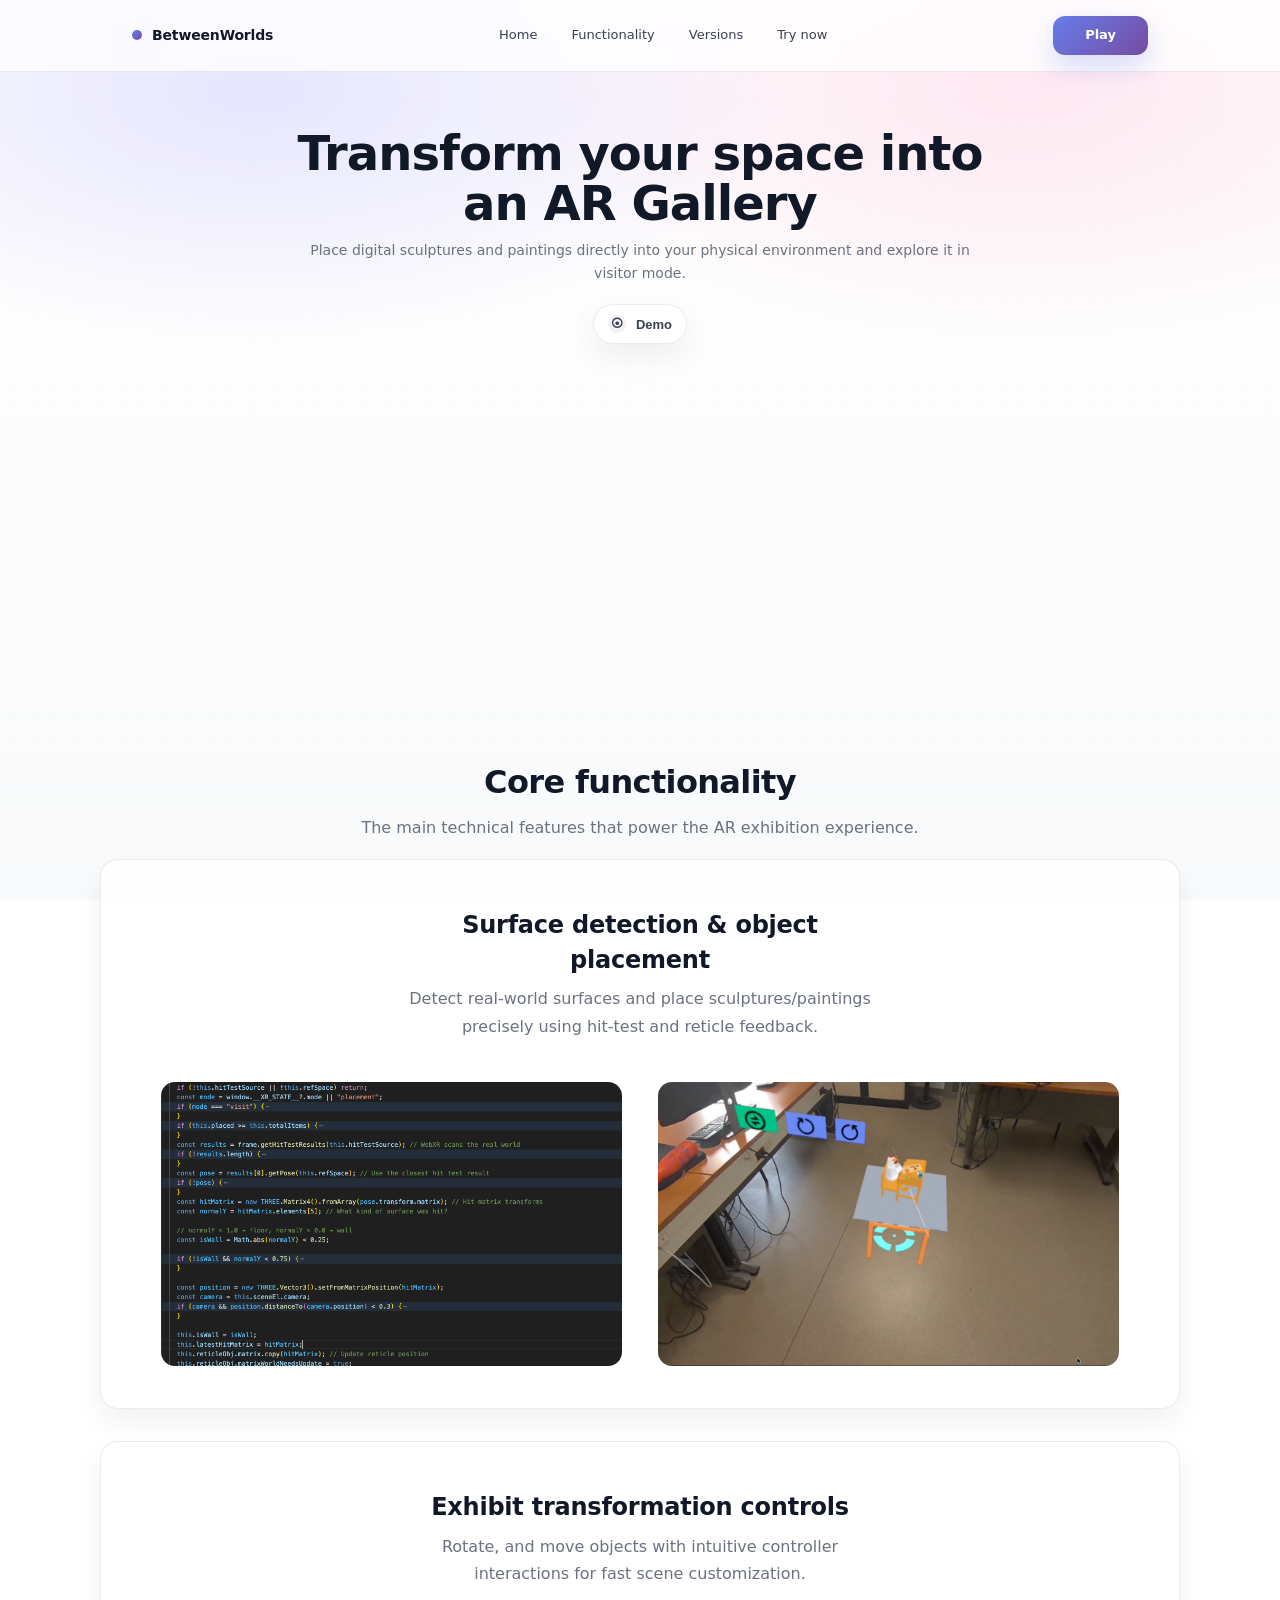
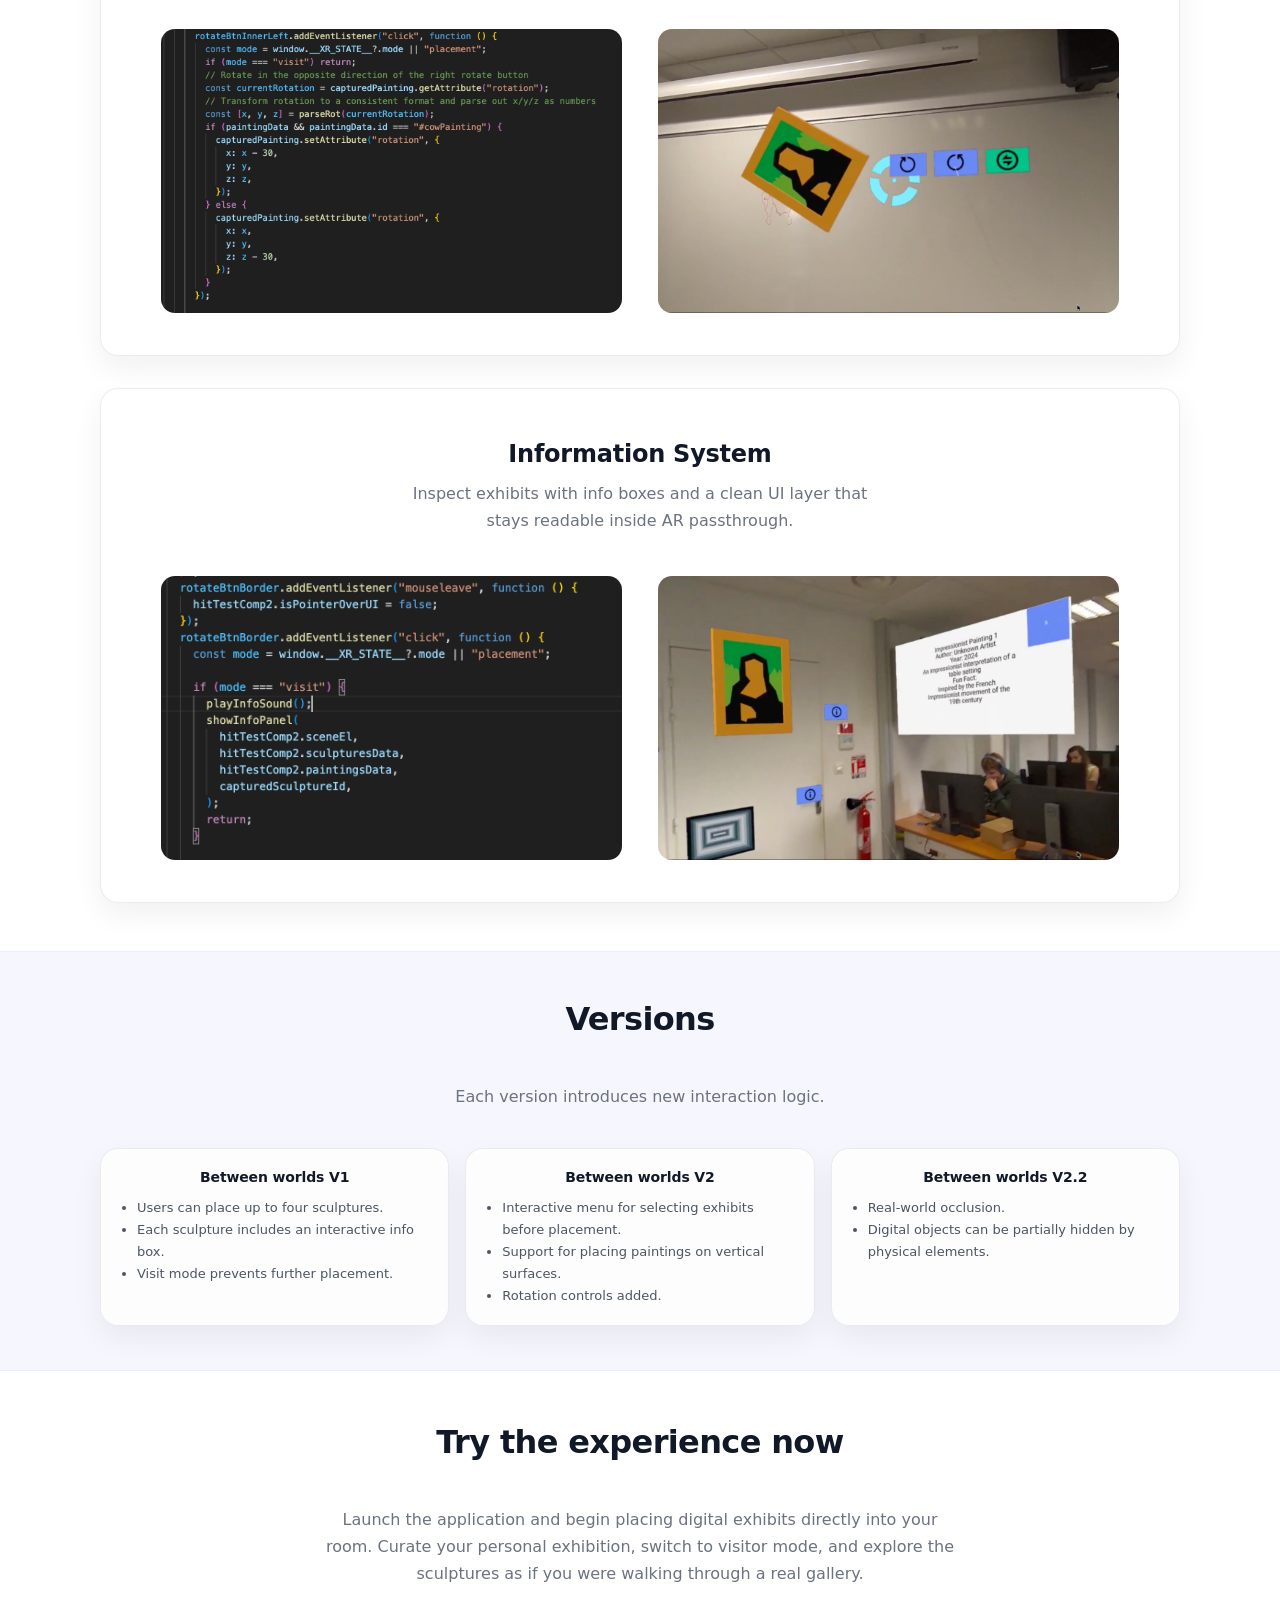
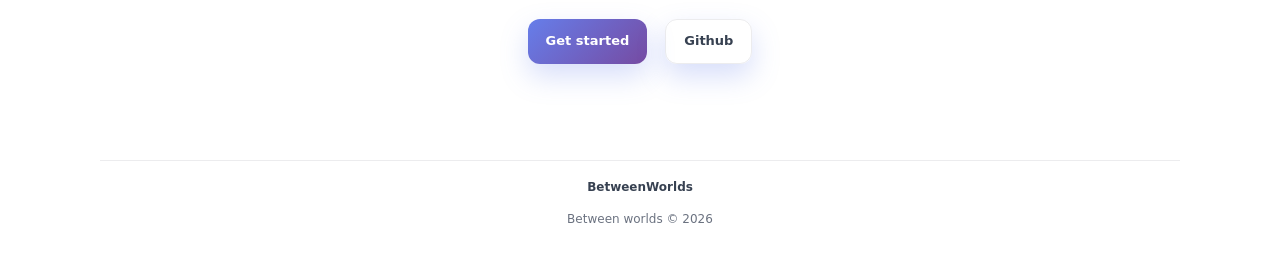
<file: index.html>
<!-- index.html -->
<!doctype html>
<html lang="en">
  <head>
    <meta charset="UTF-8" />
    <meta name="viewport" content="width=device-width, initial-scale=1.0" />
    <title>BetweenWorlds — AR Gallery</title>
    <link rel="stylesheet" href="css/styles.css" />
  </head>

  <body>
    <div class="page">
      <header class="header">
        <div class="container header__inner">
          <a class="brand" href="#">
            <span class="brand__dot"></span>
            <span class="brand__text">BetweenWorlds</span>
          </a>

          <nav class="nav">
            <a class="nav__link" href="#home">Home</a>
            <a class="nav__link" href="#functionality">Functionality</a>
            <a class="nav__link" href="#versions">Versions</a>
            <a class="nav__link" href="#try">Try now</a>
          </nav>

          <a class="btn btn--small" href="./index-game.html">Play</a>
        </div>
      </header>

      <main>
        <!-- Hero -->
        <section id="home" class="hero">
          <div class="container hero__inner">
            <h1>Transform your space into an AR Gallery</h1>
            <p class="hero__lead">
              Place digital sculptures and paintings directly into your physical
              environment and explore it in visitor mode.
            </p>

            <div class="hero__actions">
              <a href="./index-game.html">
                <button class="pill" type="button">
                  <span class="pill__icon" aria-hidden="true">⦿</span>
                  Demo
                </button>
              </a>
            </div>

            <iframe
              width="560"
              height="315"
              src="https://www.youtube.com/embed/OUCICOAnEuU?si=o_Uk2oyrCiN8PWRt"
              title="YouTube video player"
              frameborder="0"
              allow="
                accelerometer;
                autoplay;
                clipboard-write;
                encrypted-media;
                gyroscope;
                picture-in-picture;
                web-share;
              "
              referrerpolicy="strict-origin-when-cross-origin"
              allowfullscreen
            ></iframe>
          </div>
        </section>
        <!-- Core functionality -->
        <section id="functionality" class="section">
          <div class="container">
            <div class="section__head">
              <h2>Core functionality</h2>
              <p class="muted">
                The main technical features that power the AR exhibition
                experience.
              </p>
            </div>

            <div class="features">
              <!-- Row 1 -->
              <article class="feature feature--row">
                <div class="feature__text">
                  <h3>Surface detection &amp; object placement</h3>
                  <p class="muted">
                    Detect real-world surfaces and place sculptures/paintings
                    precisely using hit-test and reticle feedback.
                  </p>
                </div>
                <div class="feature__media">
                  <img
                    src="./media/images/placement-code.png"
                    alt="AR placement"
                    class="feature__media"
                  />
                  <img
                    src="./media/images/placement.png"
                    alt="AR placement in action"
                    class="feature__media"
                  />
                </div>
              </article>

              <!-- Row 2 (reversed) -->
              <article class="feature feature--row feature--reverse">
                <div class="feature__text">
                  <h3>Exhibit transformation controls</h3>
                  <p class="muted">
                    Rotate, and move objects with intuitive controller
                    interactions for fast scene customization.
                  </p>
                </div>
                <div class="feature__media">
                  <img
                    src="./media/images/rotation-code.png"
                    alt="AR control"
                    class="feature__media"
                  />
                  <img
                    src="./media/images/control.png"
                    alt="Control the exhibits"
                    class="feature__media"
                  />
                </div>
              </article>

              <article class="feature feature--row">
                <div class="feature__text">
                  <h3>Information System</h3>
                  <p class="muted">
                    Inspect exhibits with info boxes and a clean UI layer that
                    stays readable inside AR passthrough.
                  </p>
                </div>
                <div class="feature__media">
                  <img
                    src="./media/images/info-code.png"
                    alt="AR info system"
                    class="feature__media"
                  />
                  <img
                    src="./media/images/info.png"
                    alt="Info system in action"
                    class="feature__media"
                  />
                </div>
              </article>
            </div>
          </div>
        </section>

        <!-- Versions -->
        <section id="versions" class="section section--soft">
          <div class="container">
            <div class="section__head section__head--center">
              <h2>Versions</h2>
              <p class="muted">
                Each version introduces new interaction logic.
              </p>
            </div>

            <div class="versions">
              <article class="versions__card">
                <h4>Between worlds V1</h4>
                <ul>
                  <li>Users can place up to four sculptures.</li>
                  <li>Each sculpture includes an interactive info box.</li>
                  <li>Visit mode prevents further placement.</li>
                </ul>
              </article>

              <article class="versions__card">
                <h4>Between worlds V2</h4>
                <ul>
                  <li>
                    Interactive menu for selecting exhibits before placement.
                  </li>
                  <li>Support for placing paintings on vertical surfaces.</li>
                  <li>Rotation controls added.</li>
                </ul>
              </article>

              <article class="versions__card">
                <h4>Between worlds V2.2</h4>
                <ul>
                  <li>Real-world occlusion.</li>
                  <li>
                    Digital objects can be partially hidden by physical
                    elements.
                  </li>
                </ul>
              </article>
            </div>
          </div>
        </section>

        <!-- Try -->
        <section id="try" class="section">
          <div class="container try">
            <div class="section__head section__head--center">
              <h2>Try the experience now</h2>
              <p class="muted">
                Launch the application and begin placing digital exhibits
                directly into your room. Curate your personal exhibition, switch
                to visitor mode, and explore the sculptures as if you were
                walking through a real gallery.
              </p>
              <div class="btn__container">
                <a class="btn" href="./index-game.html">Get started</a>
                <a
                  class="btn btn--outline"
                  href="https://github.com/alina-mishcherikova/edu.AFrame_app"
                  >Github</a
                >
              </div>
            </div>
          </div>
        </section>
      </main>

      <footer class="footer">
        <div class="container footer__inner">
          <div class="footer__brand">BetweenWorlds</div>
          <div class="footer__copy">Between worlds © 2026</div>
        </div>
      </footer>
    </div>

    <script>
      // Small mobile nav toggle (no frameworks)
      const burger = document.querySelector(".nav__burger");
      const nav = document.querySelector(".nav");
      burger.addEventListener("click", () => {
        const open = nav.classList.toggle("nav--open");
        burger.setAttribute("aria-expanded", open ? "true" : "false");
      });
    </script>
  </body>
</html>
</file>
<file: css/styles.css>
/* styles.css */
:root {
  --bg: #ffffff;
  --text: #111827;
  --muted: #6b7280;
  --card: rgba(255, 255, 255, 0.9);
  --border: rgba(17, 24, 39, 0.08);
  --shadow: 0 1.25rem 3.75rem rgba(0, 0, 0, 0.08);
  --shadow-soft: 0 0.75rem 1.875rem rgba(0, 0, 0, 0.06);
  --radius: 1.125rem;
  --radius-sm: 0.75rem;
  --grad: linear-gradient(135deg, #667eea 0%, #764ba2 100%);
}

* {
  box-sizing: border-box;
}

html,
body {
  height: 100%;
}

body {
  margin: 0;
  color: var(--text);
  background: var(--bg);
  font-family:
    system-ui,
    -apple-system,
    Segoe UI,
    Roboto,
    Arial,
    sans-serif;
  line-height: 1.45;
}

a {
  color: inherit;
  text-decoration: none;
}

.container {
  display: flex;
  flex-direction: column;
  align-items: center;
  width: min(67.5rem, calc(100% - 3rem));
  margin: 0 auto;
}
.container.try {
  display: flex;
  flex-direction: column;
  width: 100%;
  margin: 0 auto;
}

/* Background (soft gradient like your screenshot) */
.page {
  min-height: 100%;
  position: relative;
  overflow: visible;
}

.page::before {
  content: "";
  position: fixed;
  inset: 0;
  background:
    radial-gradient(
      56.25rem 26.25rem at 20% 10%,
      rgba(144, 137, 252, 0.22),
      transparent 60%
    ),
    radial-gradient(
      56.25rem 26.25rem at 80% 10%,
      rgba(255, 128, 181, 0.18),
      transparent 60%
    ),
    linear-gradient(180deg, rgba(255, 255, 255, 1), rgba(249, 250, 251, 1));
  z-index: -2;
}

.page::after {
  content: "";
  position: fixed;
  inset: 0;
  background-image: radial-gradient(
    rgba(17, 24, 39, 0.04) 0.0625rem,
    transparent 0.0625rem
  );
  background-size: 1.375rem 1.375rem;
  z-index: -1;
  opacity: 0.35;
}

/* Header */
.header {
  position: sticky;
  top: 0;
  z-index: 999;
  backdrop-filter: blur(0.625rem);
  background: rgba(255, 255, 255, 0.75);
  border-bottom: 0.0625rem solid var(--border);
}

.header__inner {
  display: flex;
  flex-direction: row;

  align-items: center;
  justify-content: space-between;
  gap: 1.125rem;
  padding: 1rem 2rem;
}

.brand {
  display: inline-flex;
  align-items: center;
  gap: 0.625rem;
  font-weight: 700;
  letter-spacing: -0.01em;
}

.brand__dot {
  width: 0.625rem;
  height: 0.625rem;
  border-radius: 62.4375rem;
  background: var(--grad);
  display: inline-block;
  box-shadow: 0 0.625rem 1.5625rem rgba(102, 126, 234, 0.25);
}

.brand__text {
  font-size: 0.875rem;
}

.nav {
  display: flex;
  gap: 1.125rem;
  align-items: center;
  color: #374151;
  font-weight: 500;
  font-size: 0.8125rem;
}

.nav__link {
  padding: 0.5rem 0.5rem;
  border-radius: 0.625rem;
}

.nav__link:hover {
  background: rgba(17, 24, 39, 0.05);
}

.nav__burger {
  display: none;
  border: 0.0625rem solid var(--border);
  background: rgba(255, 255, 255, 0.7);
  padding: 0.625rem 0.625rem;
  border-radius: 0.75rem;
  cursor: pointer;
}

.nav__burger span {
  display: block;
  width: 1.125rem;
  height: 0.125rem;
  background: #374151;
  margin: 0.1875rem 0;
  border-radius: 0.125rem;
}

/* Buttons */
.btn {
  display: inline-flex;
  align-items: center;
  justify-content: center;
  padding: 0.75rem 1.125rem;
  border-radius: 0.75rem;
  border: 0;
  background: var(--grad);
  color: white;
  font-weight: 700;
  font-size: 0.8125rem;
  box-shadow: 0 0.75rem 1.75rem rgba(102, 126, 234, 0.26);
  transition:
    transform 0.2s ease,
    box-shadow 0.2s ease,
    opacity 0.2s ease;
}

.btn:hover {
  transform: translateY(-0.0625rem);
  box-shadow: 0 1rem 2.125rem rgba(102, 126, 234, 0.32);
}

.btn:active {
  transform: translateY(0);
}

.btn--small {
  padding: 0.625rem 2rem;
  border-radius: 0.75rem;
}
.btn--outline {
  background: transparent;
  border: 0.0625rem solid var(--border);
  color: #374151;
}
.btn__container {
  display: flex;
  gap: 1.125rem;
  justify-content: center;
}

/* Hero */
.hero {
  padding: 3.5rem 0 2.125rem;
}

.hero__inner {
  text-align: center;
}

.hero h1 {
  margin: 0 auto 0.625rem;
  max-width: 47.5rem;
  font-size: 3rem;
  letter-spacing: -0.02em;
  line-height: 1.05;
}

.hero__lead {
  margin: 0 auto 1.125rem;
  max-width: 42.5rem;
  color: var(--muted);
  font-size: 0.875rem;
  line-height: 1.7;
}

.hero__actions {
  display: flex;
  justify-content: center;
  margin-bottom: 1.125rem;
}

.pill {
  display: inline-flex;
  align-items: center;
  gap: 0.625rem;
  padding: 0.625rem 0.875rem;
  border-radius: 62.4375rem;
  border: 0.0625rem solid var(--border);
  background: rgba(255, 255, 255, 0.8);
  color: #374151;
  cursor: pointer;
  font-weight: 600;
  font-size: 0.8125rem;
  box-shadow: var(--shadow-soft);
}

.pill__icon {
  width: 1.125rem;
  height: 1.125rem;
  border-radius: 62.4375rem;
  display: inline-flex;
  align-items: center;
  justify-content: center;
  background: rgba(17, 24, 39, 0.06);
  font-size: 0.75rem;
}

/* Mock placeholder blocks */
.mock {
  margin: 1rem auto 0;
  width: min(51.25rem, 100%);
  height: 17.5rem;
  border-radius: var(--radius);
  background: rgba(17, 24, 39, 0.04);
  border: 0.0625rem solid rgba(17, 24, 39, 0.06);
  display: grid;
  place-items: center;
}

.mock--small {
  height: 16.25rem;
  width: min(47.5rem, 100%);
}

.mock__icon {
  color: rgba(17, 24, 39, 0.35);
}

/* Sections */
.section {
  text-align: center;
  padding: 3rem 0;
}

.section--soft {
  padding: 2.75rem 0;
  background: rgba(102, 126, 234, 0.06);
  border-top: 0.0625rem solid rgba(102, 126, 234, 0.08);
  border-bottom: 0.0625rem solid rgba(102, 126, 234, 0.08);
}

.section__head {
  margin-bottom: 1.125rem;
}

.section__head--center {
  display: flex;
  gap: 2rem;
  flex-direction: column;
  width: 50%;
  align-items: center;
  justify-content: center;
  text-align: center;
  margin-bottom: 1.375rem;
}

.section h2 {
  margin: 0 0 0.5rem;
  font-size: 2rem;
  letter-spacing: -0.02em;
}

.muted {
  margin: 0;
  color: var(--muted);
  font-size: 1rem;
  line-height: 1.7;
}

.features {
  display: grid;
  gap: 2rem;
}

.feature {
  background: rgba(255, 255, 255, 0.72);
  border: 0.0625rem solid var(--border);
  border-radius: var(--radius);
  box-shadow: var(--shadow-soft);
  overflow: hidden;
}

.feature--row {
  display: flex;
  flex-direction: column;
  align-items: center;
  max-width: 80rem;
  width: 100%;
  padding: 1.5rem;
}

.feature--reverse {
  grid-template-columns: repeat(2, 1fr);
}

.feature__text {
  padding: 1.5rem;
  display: flex;
  flex-direction: column;
  justify-content: center;
  gap: 0.5rem;
  width: 50%;
  text-align: center;
}

.feature__text h3 {
  margin: 0;
  font-size: 1.5rem;
  letter-spacing: -0.01em;
}
.feature__media {
  padding: 0rem 1.125rem;
  display: flex;
  width: 100%;
}

.feature__media img {
  padding: 1.125rem;
  display: grid;
  place-items: center;
  width: 50%;
  height: 20rem;
  object-fit: cover;
  border-radius: 2rem;
}
.try__gallery {
  display: flex;
  gap: 1.125rem;
  width: 100%;
  height: 20rem;
  justify-content: center;
}
.try__gallery img {
  width: 15rem;
  height: 20rem;
  object-fit: cover;
}

/* Versions cards */
.versions {
  display: grid;
  grid-template-columns: repeat(3, 1fr);
  gap: 1rem;
  margin-top: 1rem;
}

.versions__card {
  background: rgba(255, 255, 255, 0.8);
  border: 0.0625rem solid var(--border);
  border-radius: var(--radius);
  box-shadow: var(--shadow-soft);
  padding: 1.125rem;
}

.versions__card h4 {
  margin: 0 0 0.625rem;
  font-size: 0.875rem;
  letter-spacing: -0.01em;
}

.versions__card ul {
  margin: 0;
  padding-left: 1.125rem;
  color: #4b5563;
  font-size: 0.8125rem;
  line-height: 1.7;
}

/* Footer */
.footer {
  padding: 1.625rem 0 2.125rem;
}

.footer__inner {
  display: flex;
  gap: 0.875rem;
  justify-content: space-between;
  align-items: center;
  border-top: 0.0625rem solid var(--border);
  padding-top: 1.125rem;
  color: #6b7280;
  font-size: 0.75rem;
}

.footer__brand {
  font-weight: 700;
  color: #374151;
}

.footer__links {
  display: flex;
  gap: 0.875rem;
}

.footer__links a:hover {
  color: #374151;
}

/* Responsive */
@media (max-width: 53.75rem) {
  .feature--row,
  .feature--reverse {
    grid-template-columns: 1fr;
  }

  .versions {
    grid-template-columns: 1fr;
  }

  .nav {
    display: none;
  }

  .nav__burger {
    display: inline-block;
  }

  .nav.nav--open {
    display: flex;
    position: absolute;
    top: 4rem;
    left: 50%;
    transform: translateX(-50%);
    width: min(32.5rem, calc(100% - 1.5rem));
    flex-direction: column;
    gap: 0.375rem;
    background: rgba(255, 255, 255, 0.92);
    border: 0.0625rem solid var(--border);
    border-radius: 1rem;
    padding: 0.625rem;
    box-shadow: var(--shadow);
  }

  .nav.nav--open .nav__link {
    padding: 0.625rem 0.75rem;
  }

  .footer__inner {
    flex-direction: column;
    align-items: flex-start;
  }
}
li {
  width: fit-content;
  text-align: left;
}
</file>
